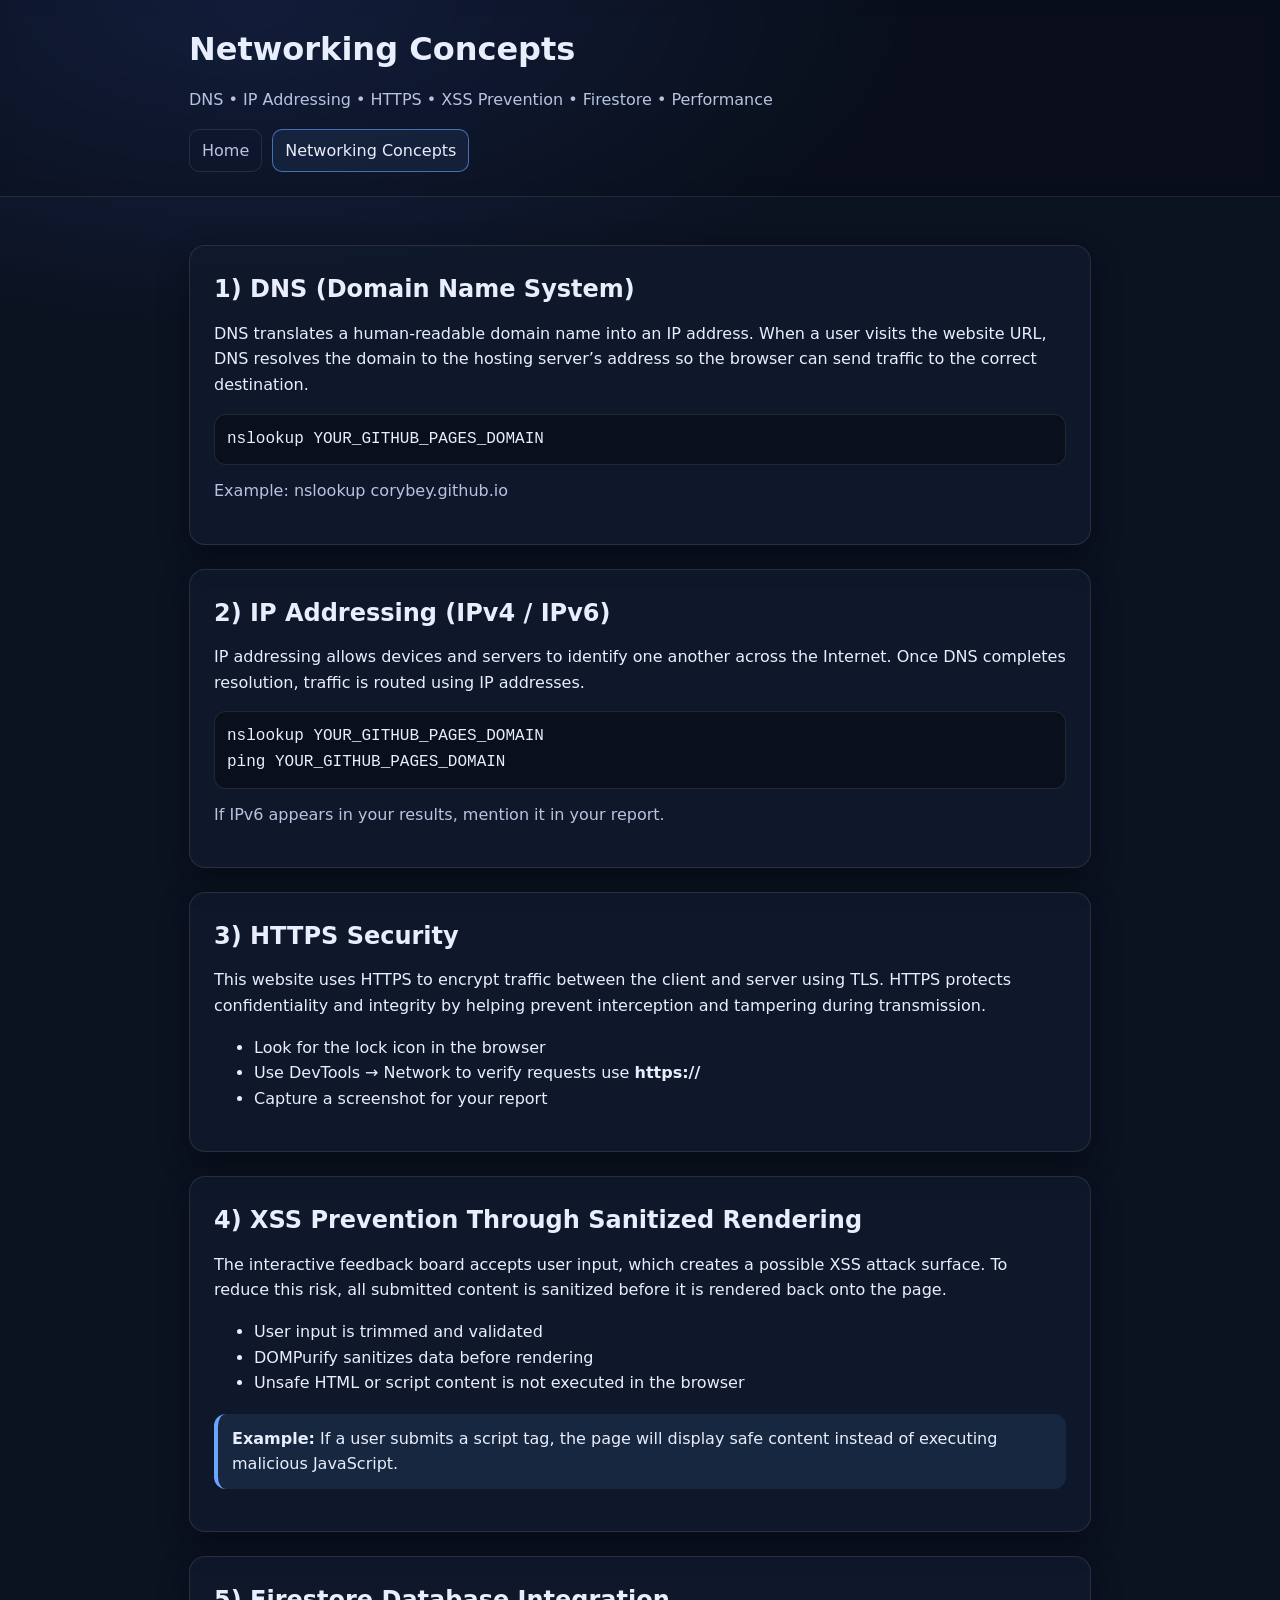
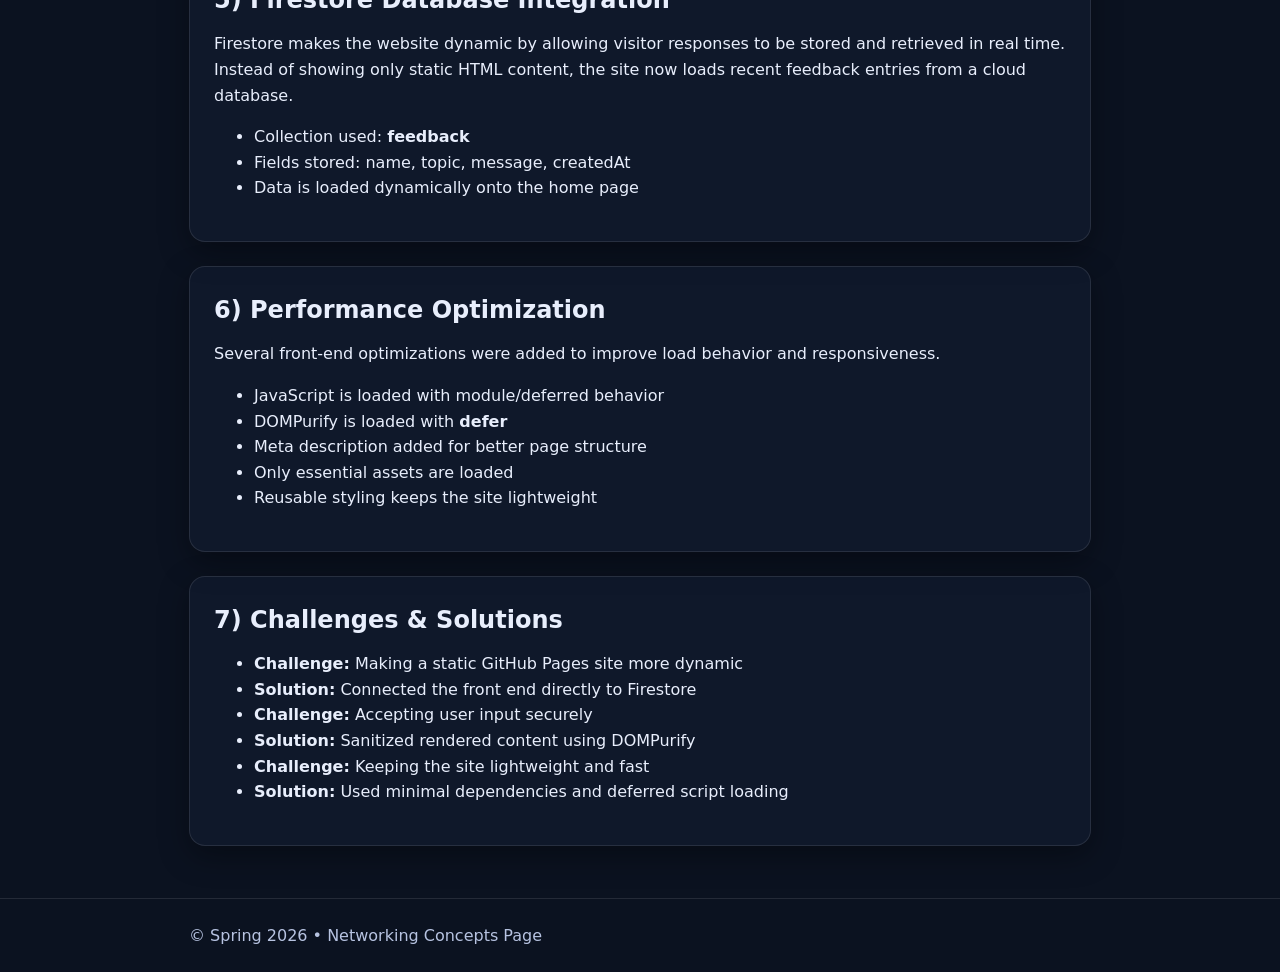
<file: networking.html>
<!doctype html>
<html lang="en">
<head>
  <meta charset="UTF-8" />
  <meta name="viewport" content="width=device-width, initial-scale=1.0" />
  <meta
    name="description"
    content="Networking concepts and Project 2 implementation details including HTTPS, XSS prevention, Firestore, and performance optimization."
  />
  <title>Networking Concepts</title>
  <link rel="stylesheet" href="style.css" />
</head>
<body>
  <header class="site-header">
    <div class="container">
      <h1>Networking Concepts</h1>
      <p class="subtitle">DNS • IP Addressing • HTTPS • XSS Prevention • Firestore • Performance</p>
      <nav class="nav">
        <a href="index.html">Home</a>
        <a class="active" href="networking.html">Networking Concepts</a>
      </nav>
    </div>
  </header>

  <main class="container">
    <section class="card">
      <h2>1) DNS (Domain Name System)</h2>
      <p>
        DNS translates a human-readable domain name into an IP address. When a user visits
        the website URL, DNS resolves the domain to the hosting server’s address so the browser
        can send traffic to the correct destination.
      </p>
      <pre><code>nslookup YOUR_GITHUB_PAGES_DOMAIN</code></pre>
      <p class="muted">Example: nslookup corybey.github.io</p>
    </section>

    <section class="card">
      <h2>2) IP Addressing (IPv4 / IPv6)</h2>
      <p>
        IP addressing allows devices and servers to identify one another across the Internet.
        Once DNS completes resolution, traffic is routed using IP addresses.
      </p>
      <pre><code>nslookup YOUR_GITHUB_PAGES_DOMAIN
ping YOUR_GITHUB_PAGES_DOMAIN</code></pre>
      <p class="muted">If IPv6 appears in your results, mention it in your report.</p>
    </section>

    <section class="card">
      <h2>3) HTTPS Security</h2>
      <p>
        This website uses HTTPS to encrypt traffic between the client and server using TLS.
        HTTPS protects confidentiality and integrity by helping prevent interception and tampering
        during transmission.
      </p>
      <ul>
        <li>Look for the lock icon in the browser</li>
        <li>Use DevTools → Network to verify requests use <strong>https://</strong></li>
        <li>Capture a screenshot for your report</li>
      </ul>
    </section>

    <section class="card">
      <h2>4) XSS Prevention Through Sanitized Rendering</h2>
      <p>
        The interactive feedback board accepts user input, which creates a possible XSS attack surface.
        To reduce this risk, all submitted content is sanitized before it is rendered back onto the page.
      </p>
      <ul>
        <li>User input is trimmed and validated</li>
        <li>DOMPurify sanitizes data before rendering</li>
        <li>Unsafe HTML or script content is not executed in the browser</li>
      </ul>
      <div class="note">
        <strong>Example:</strong> If a user submits a script tag, the page will display safe content
        instead of executing malicious JavaScript.
      </div>
    </section>

    <section class="card">
      <h2>5) Firestore Database Integration</h2>
      <p>
        Firestore makes the website dynamic by allowing visitor responses to be stored and retrieved
        in real time. Instead of showing only static HTML content, the site now loads recent feedback
        entries from a cloud database.
      </p>
      <ul>
        <li>Collection used: <strong>feedback</strong></li>
        <li>Fields stored: name, topic, message, createdAt</li>
        <li>Data is loaded dynamically onto the home page</li>
      </ul>
    </section>

    <section class="card">
      <h2>6) Performance Optimization</h2>
      <p>
        Several front-end optimizations were added to improve load behavior and responsiveness.
      </p>
      <ul>
        <li>JavaScript is loaded with module/deferred behavior</li>
        <li>DOMPurify is loaded with <strong>defer</strong></li>
        <li>Meta description added for better page structure</li>
        <li>Only essential assets are loaded</li>
        <li>Reusable styling keeps the site lightweight</li>
      </ul>
    </section>

    <section class="card">
      <h2>7) Challenges & Solutions</h2>
      <ul>
        <li><strong>Challenge:</strong> Making a static GitHub Pages site more dynamic</li>
        <li><strong>Solution:</strong> Connected the front end directly to Firestore</li>
        <li><strong>Challenge:</strong> Accepting user input securely</li>
        <li><strong>Solution:</strong> Sanitized rendered content using DOMPurify</li>
        <li><strong>Challenge:</strong> Keeping the site lightweight and fast</li>
        <li><strong>Solution:</strong> Used minimal dependencies and deferred script loading</li>
      </ul>
    </section>
  </main>

  <footer class="footer">
    <div class="container">© Spring 2026 • Networking Concepts Page</div>
  </footer>
</body>
</html>
</file>
<file: style.css>
:root {
  --bg: #0b1220;
  --card: #111b2e;
  --text: #e8eefc;
  --muted: #b7c3e1;
  --accent: #6aa6ff;

  --accent-2: #8dd7ff;
  --border: rgba(255, 255, 255, 0.10);
  --success: #2ecc71;
  --error: #ff7675;
}

* {
  box-sizing: border-box;
}

html {
  scroll-behavior: smooth;
}

body {
  margin: 0;
  font-family: system-ui, -apple-system, Segoe UI, Roboto, Arial, sans-serif;
  background: radial-gradient(1200px 600px at 20% 0%, #162448 0%, var(--bg) 55%);
  color: var(--text);

  line-height: 1.6;
}

.container {
  max-width: 950px;
  margin: 0 auto;
  padding: 24px;
}

.site-header {
  border-bottom: 1px solid var(--border);
  background: rgba(0, 0, 0, 0.18);
  backdrop-filter: blur(8px);
}

.subtitle {
  color: var(--muted);
  margin-top: 6px;
}

.nav {
  margin-top: 14px;
  display: flex;
  gap: 10px;
  flex-wrap: wrap;
}

.nav a {
  text-decoration: none;
  color: var(--muted);
  padding: 8px 12px;
  border: 1px solid var(--border);
  border-radius: 10px;

  transition: 0.2s ease;
}

.nav a.active,
.nav a:hover {
  color: var(--text);
  border-color: rgba(106, 166, 255, 0.6);
  background: rgba(106, 166, 255, 0.08);
}

.card {
  background: rgba(17, 27, 46, 0.72);
  border: 1px solid var(--border);
  border-radius: 16px;
  box-shadow: 0 10px 30px rgba(0, 0, 0, 0.35);
  padding: 24px;
  margin-top: 24px;
}

h1,
h2,
h3 {
  margin: 0 0 12px 0;
}

h2 {
  margin-top: 0;
}

p,
ul {
  margin-top: 0;
}

a {
  color: var(--accent-2);
}

pre {
  background: rgba(0, 0, 0, 0.35);

  border: 1px solid var(--border);
  padding: 12px;
  border-radius: 12px;
  overflow-x: auto;
}


code {
  font-family: Consolas, Monaco, monospace;
}

.note {
  margin: 18px 0;
  padding: 12px 14px;
  border-left: 4px solid var(--accent);
  background: rgba(106, 166, 255, 0.10);
  border-radius: 12px;
}

.muted {
  color: var(--muted);
}

.form-grid {
  display: grid;
  grid-template-columns: repeat(2, minmax(0, 1fr));
  gap: 16px;
  margin-top: 16px;
}

.form-group {
  display: flex;
  flex-direction: column;
}

.full-width {
  grid-column: 1 / -1;
}

label {
  margin-bottom: 6px;
  font-weight: 600;
}

input,
select,
textarea {
  width: 100%;
  padding: 12px;
  border-radius: 12px;
  border: 1px solid var(--border);
  background: rgba(8, 14, 26, 0.9);
  color: var(--text);
  font: inherit;
}

input:focus,
select:focus,
textarea:focus {
  outline: 2px solid rgba(106, 166, 255, 0.5);
  border-color: rgba(106, 166, 255, 0.7);
}

.actions {
  display: flex;
  justify-content: flex-start;
}

.btn {
  border: 1px solid rgba(106, 166, 255, 0.5);
  background: rgba(106, 166, 255, 0.15);
  color: var(--text);
  padding: 10px 16px;
  border-radius: 12px;
  cursor: pointer;
  font-weight: 600;
  transition: 0.2s ease;
}

.btn:hover {
  background: rgba(106, 166, 255, 0.24);
}

.btn-secondary {
  background: transparent;
}

.status {
  margin-top: 16px;
  padding: 12px 14px;
  border-radius: 12px;
  border: 1px solid var(--border);
}

.status.success {
  border-color: rgba(46, 204, 113, 0.5);
  background: rgba(46, 204, 113, 0.12);
}

.status.error {
  border-color: rgba(255, 118, 117, 0.5);
  background: rgba(255, 118, 117, 0.12);
}

.hidden {
  display: none;
}

.section-heading {
  display: flex;
  justify-content: space-between;
  align-items: center;
  gap: 12px;
  flex-wrap: wrap;
}

.feedback-list {
  display: grid;
  gap: 16px;
  margin-top: 16px;
}

.feedback-card {
  padding: 16px;
  border-radius: 14px;
  border: 1px solid var(--border);
  background: rgba(255, 255, 255, 0.03);
}

.feedback-header {
  display: flex;
  justify-content: space-between;
  align-items: center;
  gap: 12px;
  flex-wrap: wrap;
  margin-bottom: 8px;
}

.feedback-name {
  font-weight: 700;
}

.badge {
  display: inline-block;
  padding: 4px 10px;
  border-radius: 999px;
  background: rgba(106, 166, 255, 0.16);
  border: 1px solid rgba(106, 166, 255, 0.4);
  color: var(--text);
  font-size: 0.88rem;
}

.feedback-message {
  color: var(--text);
  margin: 8px 0;
  white-space: pre-wrap;
  word-break: break-word;
}

.feedback-date {
  color: var(--muted);
  font-size: 0.92rem;
}


.footer {
  border-top: 1px solid var(--border);
  margin-top: 28px;
  color: var(--muted);
}


@media (max-width: 700px) {
  .form-grid {
    grid-template-columns: 1fr;
  }

  .container {
    padding: 18px;
  }

  .card {
    padding: 18px;
  }
}
</file>
